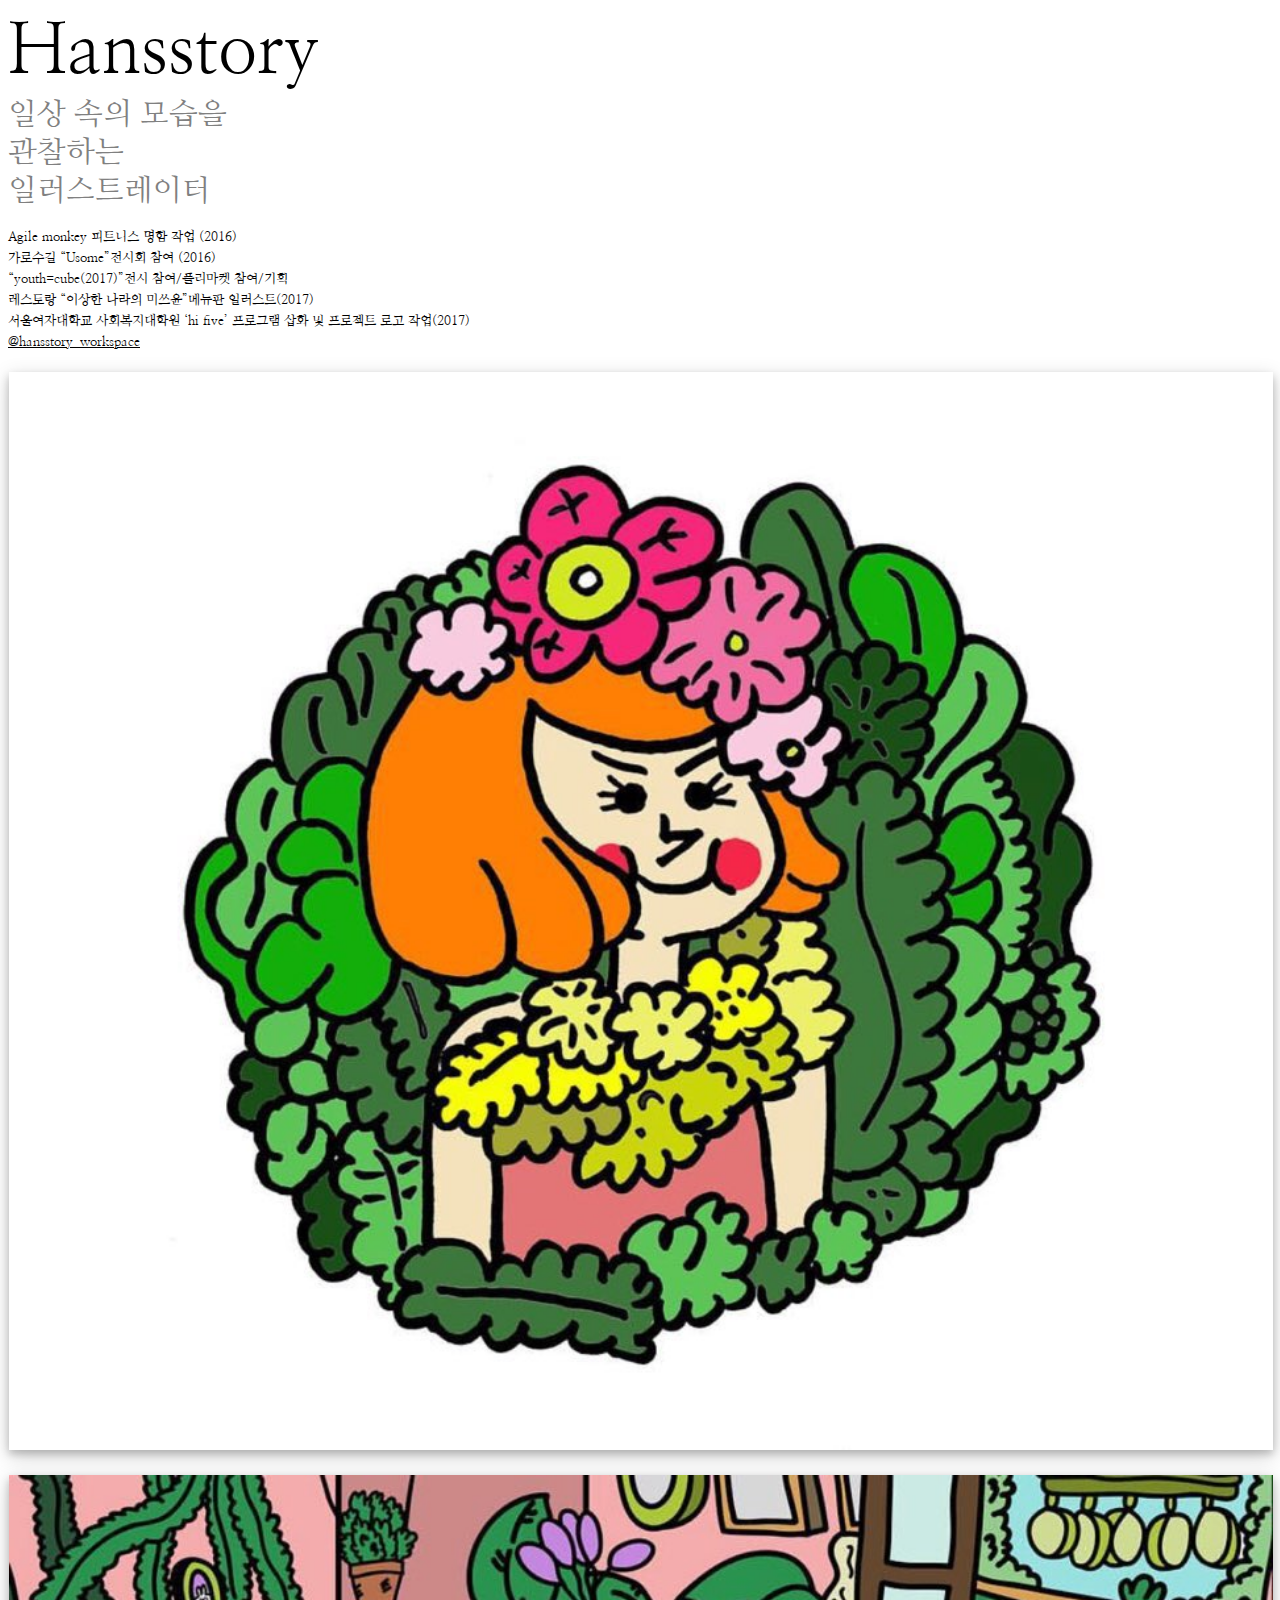
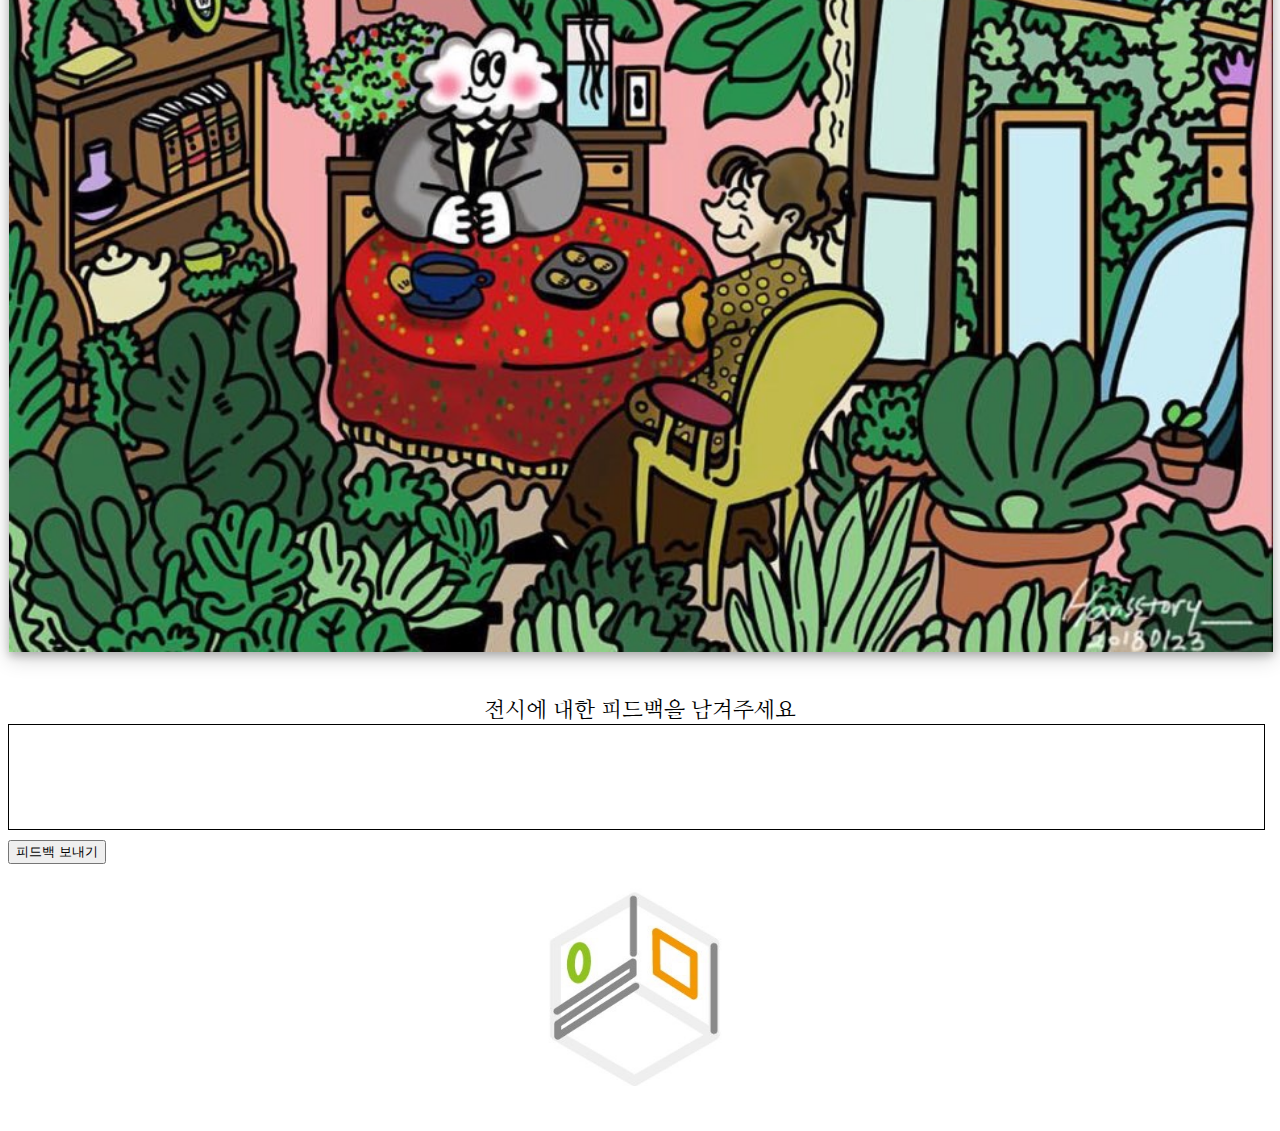
<file: artist2.html>
<!DOCTYPE HTMl>
<head>
    <link href="https://fonts.googleapis.com/css?family=Nanum+Myeongjo" rel="stylesheet">
    <meta name="viewport" content="width=device-width, user-scalable=no">
    <link rel="stylesheet" href="artstyle.css" type="text/css">
</head>
<body>
    <div class="content" >
        <div id="introduce"><p>Hansstory</p><h>일상 속의 모습을<br>관찰하는<br>일러스트레이터</h></div>
        <div id="career">
        <h></h>
        <li>Agile monkey 피트니스 명함 작업 (2016)</li>
        <li>가로수길 “Usome”전시회 참여 (2016)</li>
        <li>“youth=cube(2017)”전시 참여/플리마켓 참여/기획</li>
        <li>레스토랑 “이상한 나라의 미쓰윤”메뉴판 일러스트(2017)</li>
        <li>서울여자대학교 사회복지대학원 ‘hi five’ 프로그램 삽화 및 프로젝트 로고 작업(2017)</li>
        <li><a href="https://www.instagram.com/hansstory_workspace/">@hansstory_workspace</a></li></div>
    </div>
    <div class="images">
    <img src="5.jpeg" alt="5">
    <img src="6.jpeg" alt="6">
    </div>
    <div class="post"><form action="/">
       <div class="title"><h>전시에 대한 피드백을 남겨주세요</h></div>
        <div class="feedback">
           <textarea name="feedback" id="feedback" cols="150" rows="50"></textarea>
        </div>
        <div class="button">
        <button type="submit"><h>피드백 보내기</h></button>
        </div>
    </form></div>
    <div class="foot">
        <img class="logo"src="logo.jpeg" alt="logo">
    </div>
    
</body>
</file>
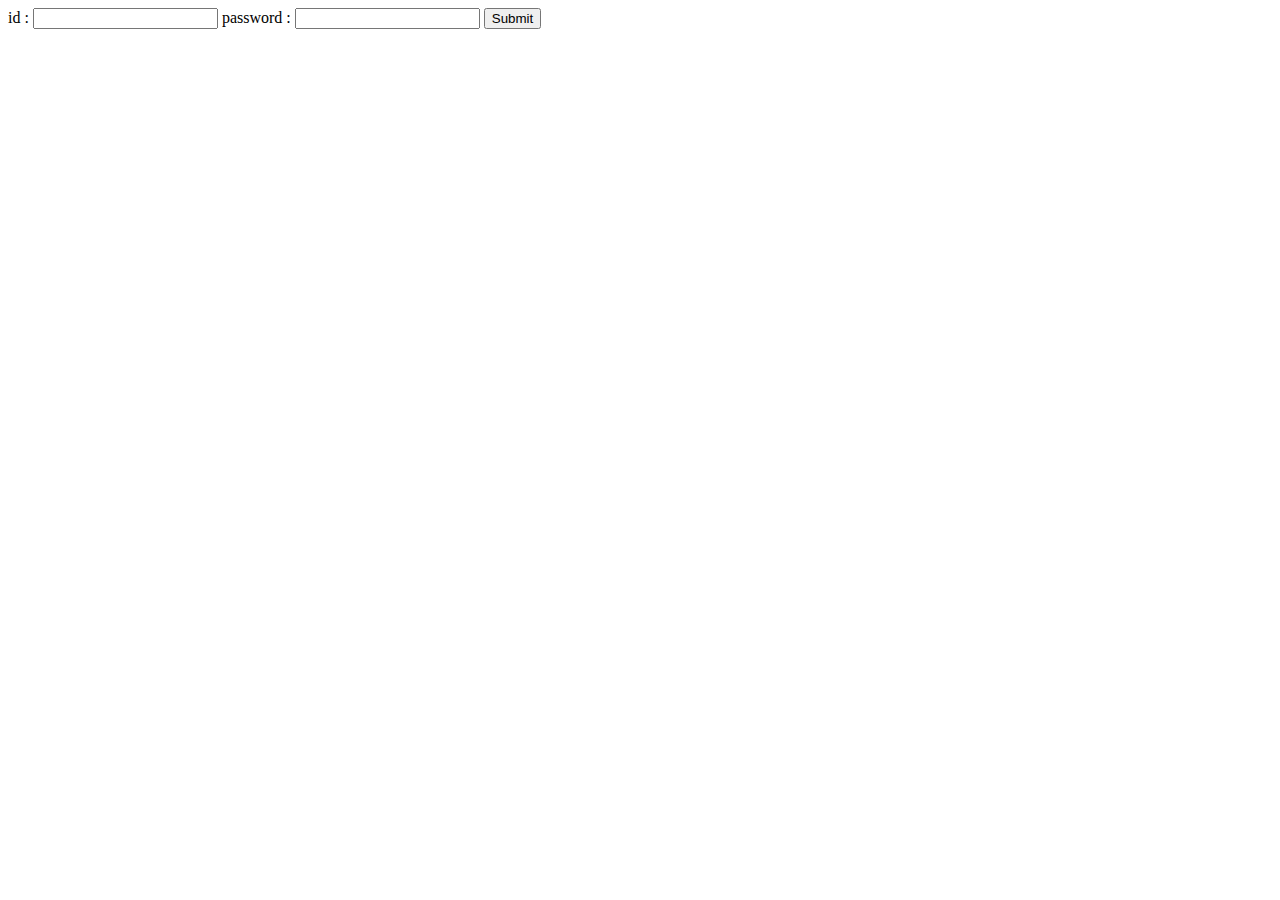
<file: test.html>
<!DOCTYPE HTML>
<html>
<body>
    <form method="POST" action="test.php">
        id :  <input type="text" name="id" />
        password :  <input type="text" name="password" />
        <input type="submit" />
    </form>
</body>
</html>
</file>
<file: artstyle.css>
textarea,
input.text,
input[type="text"],
input[type="button"],
input[type="submit"],
.input-checkbox {
-webkit-appearance: none;
border-radius: 0;
}


#introduce h{
    font-size: 30px;
    font-family: 'Nanum Myeongjo', serif;
    color: grey;
    
    
}
#introduce p{
    font-size: 70px;
    font-family: 'Nanum Myeongjo', serif;
    margin: 0;
   
    
}

#career li a:link{
    color: black;
    text-decoration: underline;
}

#career li a:active{
    color: black;
    text-decoration: underline;
}
#career li a:visited{
    color: black;
    text-decoration: underline;
}

#introduce{
    margin-bottom: 10px;
}
#career{
    display: block;
    margin-top: 20px;
    font-family: 'Nanum Myeongjo', serif;
    margin-bottom: 20px;
    
    margin-left: auto;
    margin-right: auto;
    
}
#career li{
    list-style: none;
    margin-bottom: 5px;
    font-size: 13px;
}
.images img{
    width: 100%;
    margin: 1px;
    box-shadow: 0 4px 8px 0 rgba(0, 0, 0, 0.2), 0 6px 20px 0 rgba(0, 0, 0, 0.19);
    margin-bottom: 20px;
}
.post{
    display: block;
    margin-top: 20px;
    
}

#button{
    -webkit-appearance:none;
    text-align: center;
    width: 100%;
    height: 50px;
    background-color: grey;
    color: white;
    font-size: 20px;
    font-family: 'Nanum Myeongjo', serif;
}


#feedback{
    
    display: block;
    margin-left: 0;
    margin-right: 0;
    resize: none;
    font-size: 20px;
    font-family: 'Nanum Myeongjo', serif;
    width: 99%;
    height: 100px;
    margin-bottom: 10px;
    text-align: justify;
    border: 1px solid black;
}


.post .title{
    text-align: center;
    font-size: 22px;
    font-family: 'Nanum Myeongjo', serif;
}
.logo{
    display: block;
    margin-left: auto;
    margin-right: auto;
    width: 30%;
}

.heart {
  display: inline-block;
  position: relative;
  bottom: 60px;
  left: 89%;
  background-color: white;
  height: 30px;
  transform: rotate(-45deg);
  width: 30px;
  
}

.heart:before, .heart:after {
  position: absolute;
  content: "";
  background-color: white;
  border-radius: 50%;
  height: 30px;
  width: 30px;
  left: 15px;
  
}

.heart:before{
    top: -15px;
    left: 0px;
}


.heartclicked{
    display: inline-block;
  position: relative;
  bottom: 60px;
  left: 89%;
  background-color: red;
  height: 30px;
  transform: rotate(-45deg);
  width: 30px;
  
}

.heartclicked:before, .heartclicked:after {
  position: absolute;
  content: "";
  background-color: red;
  border-radius: 50%;
  height: 30px;
  width: 30px;
  left: 15px;
  
}
.heartclicked:before{
    top: -15px;
    left: 0px;
}
</file>
